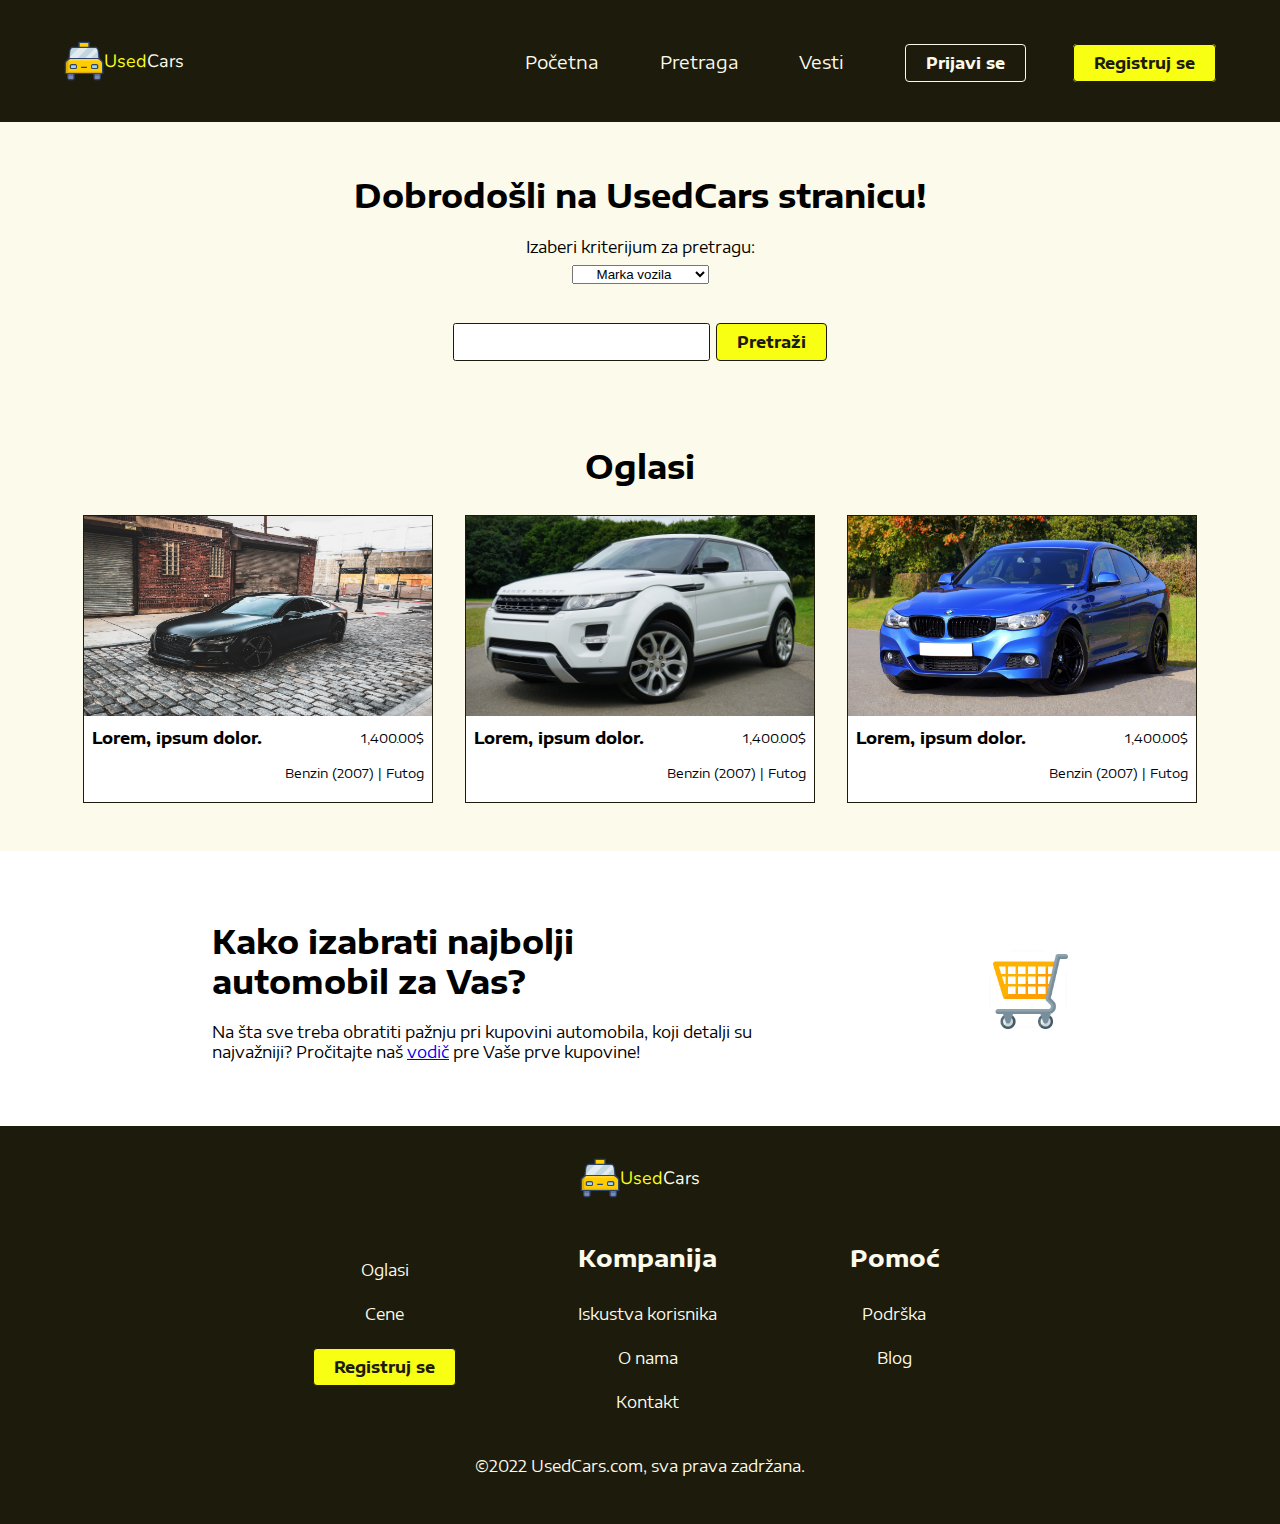
<file: index.html>
<!DOCTYPE html>
<html lang="en">
    <head>
        <meta charset="UTF-8">
        <meta http-equiv="X-UA-Compatible" content="IE=edge">
        <meta name="viewport" content="width=device-width, initial-scale=1.0">
        <link rel="stylesheet" href="./css/style.css">
        <title>UsedCars</title>
        <link rel="icon" type="image/x-icon" href="./images/icons/car-icon.png">
        <script src="./js/index.js" defer></script>
    </head>
    <body>
        <header>
            <div class="menu">
                <div class="logo">
                    <img src="./images/icons/car-icon.png" alt="Yellow car icon that is part of the logo">
                    <span class="yellow">Used</span>
                    <span class="white">Cars</span>
                </div>
                <img src="./images/icons/hamburger-icon.png" alt="Hamburger icon" id="hamburger">
            </div>
            <nav id="nav">
                <ul>
                    <li><a href="index.html">Početna</a></li>
                    <li><a href="#">Pretraga</a></li>
                    <li><a href="#">Vesti</a></li>
                    <div class="buttons">
                        <li><button class="modal-btn">Prijavi se</button></li>
                        <li><a href="register.html" class="login-btn">Registruj se</a></li>
                    </div>
                </ul>
            </nav>
            <div id="overlay">
                <div class="login-form">
                    <div class="login-data">
                        <div class="login-item">
                            <label for="uname">Korisničko ime</label>
                            <input type="text" placeholder="Korisničko ime" name="uname" required>
                        </div>
                        <div class="login-item">
                            <label for="psw">Šifra</label>
                            <input type="password" placeholder="Šifra" name="psw" required>
                        </div>
                        <button type="submit" class="login-btn">Uloguj se</button>
                    </div>
                    
                    <div class="close-login">
                        <button type="button" class="cancel-btn">Zatvori</button>
                        <a href="register.html">Nemate svoj nalog? Napravite novi!</a>
                    </div>
                </div>
            </div>
        </header>
        <main>
            <section class="search">
                <h1>Dobrodošli na UsedCars stranicu!</h1>
                <label htmlFor="search-bar">Izaberi kriterijum za pretragu: </label>
                <select id="search-bar" class="search-select">
                    <option value="marka" default>Marka vozila</option>
                    <option value="tip">Tip vozila</option>
                    <option value="godina">Godina proizvodnje</option>
                    <option value="kilometraza">Pređeni kilometri</option>
                    <option value="cena">Cena</option>
                    <option value="pogon">Vrsta pogona</option>
                    <option value="menjac">Vrsta menjača</option>
                </select>
                <div class="search-text">
                    <input type="text" name="search-input" id="search-input" />
                    <button class="login-btn">Pretraži</button>
                </div>
            </section>
            <section class="car-ads">
                <h1>Oglasi</h1>
                <div class="car-ads-grid">
                    <div class="car-ad">
                        <img src="./images/car_images/car1.jpg" alt="A car">
                        <div class="car-desc">
                            <div class="car-name-price">
                                <h2 class="car-name">Lorem, ipsum dolor.</h2>
                                <p class="car-price">1,400.00$</p>
                            </div>
                            <p class="car-details">Benzin (2007) | Futog</p>
                        </div>
                    </div>
                    <div class="car-ad">
                        <img src="./images/car_images/car2.jpg" alt="A car">
                        <div class="car-desc">
                            <div class="car-name-price">
                                <h2 class="car-name">Lorem, ipsum dolor.</h2>
                                <p class="car-price">1,400.00$</p>
                            </div>
                            <p class="car-details">Benzin (2007) | Futog</p>
                        </div>
                    </div>
                    <div class="car-ad">
                        <img src="./images/car_images/car3.jpg" alt="A car">
                        <div class="car-desc">
                            <div class="car-name-price">
                                <h2 class="car-name">Lorem, ipsum dolor.</h2>
                                <p class="car-price">1,400.00$</p>
                            </div>
                            <p class="car-details">Benzin (2007) | Futog</p>
                        </div>
                    </div>
                </div>
            </section>
            <section class="guide">
                <div class="guide-desc">
                    <h1 class="guide-title">Kako izabrati najbolji automobil za Vas?</h1>
                    <p>Na šta sve treba obratiti pažnju pri kupovini automobila, koji detalji su najvažniji? Pročitajte naš <a href="https://www.polovniautomobili.com/pomoc-pri-kupovini-automobila">vodič</a> pre Vaše prve kupovine!</p>
                </div>
                <img src="./images/icons/shopping_cart.png" alt="Shopping cart icon">
            </section>
        </main>
        <footer>
            <div class="logo">
                <img src="./images/icons/car-icon.png" alt="Yellow car icon that is part of the logo">
                <span class="yellow">Used</span>
                <span class="white">Cars</span>
            </div>
            <div class="contact">
                <div class="contact-info">
                    <a href="#">Oglasi</a>
                    <a href="#">Cene</a>
                    <a href="register.html" class="login-btn">Registruj se</a>
                </div>
                <div class="contact-sections">
                    <div class="contact-section">
                        <h2>Kompanija</h2>
                        <a href="#">Iskustva korisnika</a>
                        <a href="#">O nama</a>
                        <a href="#">Kontakt</a>
                    </div>
                    <div class="contact-section">
                        <h2>Pomoć</h2>
                        <a href="#">Podrška</a>
                        <a href="#">Blog</a>
                    </div>
                </div>
            </div>
            <p>©2022 UsedCars.com, sva prava zadržana.</p>
        </footer>
    </body>
</html>
</file>
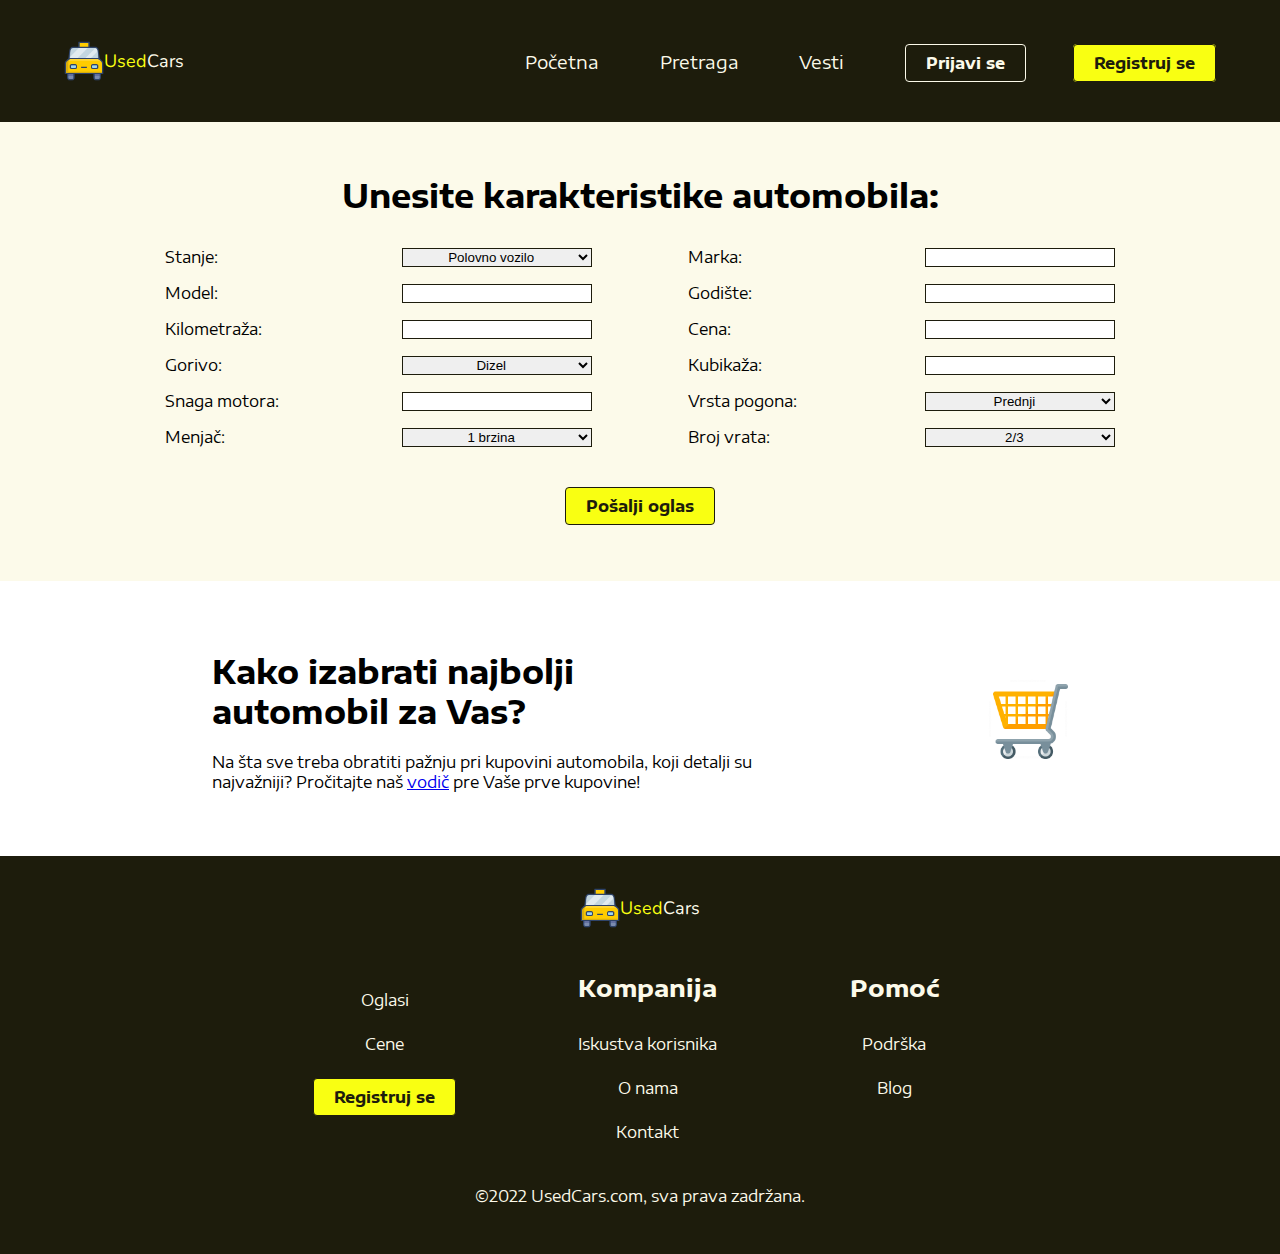
<file: adding-ad.html>
<!DOCTYPE html>
<html lang="en">
    <head>
        <meta charset="UTF-8">
        <meta http-equiv="X-UA-Compatible" content="IE=edge">
        <meta name="viewport" content="width=device-width, initial-scale=1.0">
        <link rel="stylesheet" href="./css/style.css">
        <link rel="stylesheet" href="./css/adding-ad.css">
        <title>UsedCars | Novi oglas</title>
        <link rel="icon" type="image/x-icon" href="./images/icons/car-icon.png">
        <script src="./js/index.js" defer></script>
    </head>
    <body>
        <header>
            <div class="menu">
                <div class="logo">
                    <img src="./images/icons/car-icon.png" alt="Yellow car icon that is part of the logo">
                    <span class="yellow">Used</span>
                    <span class="white">Cars</span>
                </div>
                <img src="./images/icons/hamburger-icon.png" alt="Hamburger icon" id="hamburger">
            </div>
            <nav id="nav">
                <ul>
                    <li><a href="index.html">Početna</a></li>
                    <li><a href="#">Pretraga</a></li>
                    <li><a href="#">Vesti</a></li>
                    <div class="buttons">
                        <li><button class="modal-btn">Prijavi se</button></li>
                        <li><a href="register.html" class="login-btn">Registruj se</a></li>
                    </div>
                </ul>
            </nav>
            <div id="overlay">
                <div class="login-form">
                    <div class="login-data">
                        <div class="login-item">
                            <label for="uname">Korisničko ime</label>
                            <input type="text" placeholder="Korisničko ime" name="uname" required>
                        </div>
                        <div class="login-item">
                            <label for="psw">Šifra</label>
                            <input type="password" placeholder="Šifra" name="psw" required>
                        </div>
                        <button type="submit" class="login-btn">Uloguj se</button>
                    </div>
        
                    <div class="close-login">
                        <button type="button" class="cancel-btn">Zatvori</button>
                        <a href="register.html">Nemate svoj nalog? Napravite novi!</a>
                    </div>
                </div>
            </div>
        </header>
        <main>
            <section class="new-ad">
                <h1>Unesite karakteristike automobila:</h1>
                <div class="ad-parts">
                    <!--<input type="file" name="filename" accept="image/gif, image/jpeg, image/png">-->
                    <div class="ad-part">
                        <label for="stanje">Stanje:</label>
                        <select id="stanje">
                            <option value="polovno">Polovno vozilo</option>
                            <option value="novo">Novo vozilo</option>
                        </select>
                    </div>
                    <div class="ad-part">
                        <label for="marka">Marka:</label>
                        <input type="text" id="marka">
                    </div>
                    <div class="ad-part">
                        <label for="model">Model:</label>
                        <input type="text" id="model">
                    </div>
                    <div class="ad-part">
                        <label for="godiste">Godište:</label>
                        <input type="text" id="godiste">
                    </div>
                    <div class="ad-part">
                        <label for="kilometraza">Kilometraža:</label>
                        <input type="text" id="kilometraza">
                    </div>
                    <div class="ad-part">
                        <label for="cena">Cena:</label>
                        <input type="text" id="cena">
                    </div>
                    <div class="ad-part">
                        <label for="gorivo">Gorivo:</label>
                        <select id="gorivo">
                            <option value="dizel">Dizel</option>
                            <option value="benzin">Benzin</option>
                            <option value="tng">Benzin + Gas (TNG)</option>
                            <option value="cng">Benzin + Metan (CNG)</option>
                            <option value="elektricni">Električni pogon</option>
                            <option value="hibridni">Hibridni pogon</option>
                        </select>
                    </div>
                    <div class="ad-part">
                        <label for="marka">Kubikaža:</label>
                        <input type="text" id="kubikaza">
                    </div>
                    <div class="ad-part">
                        <label for="model">Snaga motora:</label>
                        <input type="text" id="snaga">
                    </div>
                    <div class="ad-part">
                        <label for="pogon">Vrsta pogona:</label>
                        <select id="pogon">
                            <option value="prednji">Prednji</option>
                            <option value="zadnji">Zadnji</option>
                            <option value="na_sve_tockove">4x4</option>
                        </select>
                    </div>
                    <div class="ad-part">
                        <label for="menjac">Menjač:</label>
                        <select id="menjac">
                            <optgroup label="Manuelni menjač">
                                <option value="m1">1 brzina</option>
                                <option value="m2">2 brzine</option>
                                <option value="m3">3 brzine</option>
                                <option value="m4">4 brzina</option>
                                <option value="m5">5 brzina</option>
                                <option value="m6">6 brzina</option>
                            </optgroup>
                            <optgroup label="Automatski menjač">
                                <option value="a1">1 brzina</option>
                                <option value="a2">2 brzine</option>
                                <option value="a3">3 brzine</option>
                                <option value="a4">4 brzina</option>
                                <option value="a5">5 brzina</option>
                                <option value="a6">6 brzina</option>
                            </optgroup>
                        </select>
                    </div>
                    <div class="ad-part">
                        <label for="vrata">Broj vrata:</label>
                        <select id="vrata">
                            <option value="2/3">2/3</option>
                            <option value="4/5">4/5</option>
                        </select>
                    </div>
                </div>
                <button class="submit-btn">Pošalji oglas</button>
            </section>
            <section class="guide">
                <div class="guide-desc">
                    <h1 class="guide-title">Kako izabrati najbolji automobil za Vas?</h1>
                    <p>Na šta sve treba obratiti pažnju pri kupovini automobila, koji detalji su najvažniji? Pročitajte naš <a href="https://www.polovniautomobili.com/pomoc-pri-kupovini-automobila">vodič</a> pre Vaše prve kupovine!</p>
                </div>
                <img src="./images/icons/shopping_cart.png" alt="Shopping cart icon">
            </section>
        </main>
        <footer>
            <div class="logo">
                <img src="./images/icons/car-icon.png" alt="Yellow car icon that is part of the logo">
                <span class="yellow">Used</span>
                <span class="white">Cars</span>
            </div>
            <div class="contact">
                <div class="contact-info">
                    <a href="#">Oglasi</a>
                    <a href="#">Cene</a>
                    <a href="register.html" class="login-btn">Registruj se</a>
                </div>
                <div class="contact-sections">
                    <div class="contact-section">
                        <h2>Kompanija</h2>
                        <a href="#">Iskustva korisnika</a>
                        <a href="#">O nama</a>
                        <a href="#">Kontakt</a>
                    </div>
                    <div class="contact-section">
                        <h2>Pomoć</h2>
                        <a href="#">Podrška</a>
                        <a href="#">Blog</a>
                    </div>
                </div>
            </div>
            <p>©2022 UsedCars.com, sva prava zadržana.</p>
        </footer>
    </body>
</html>
</file>
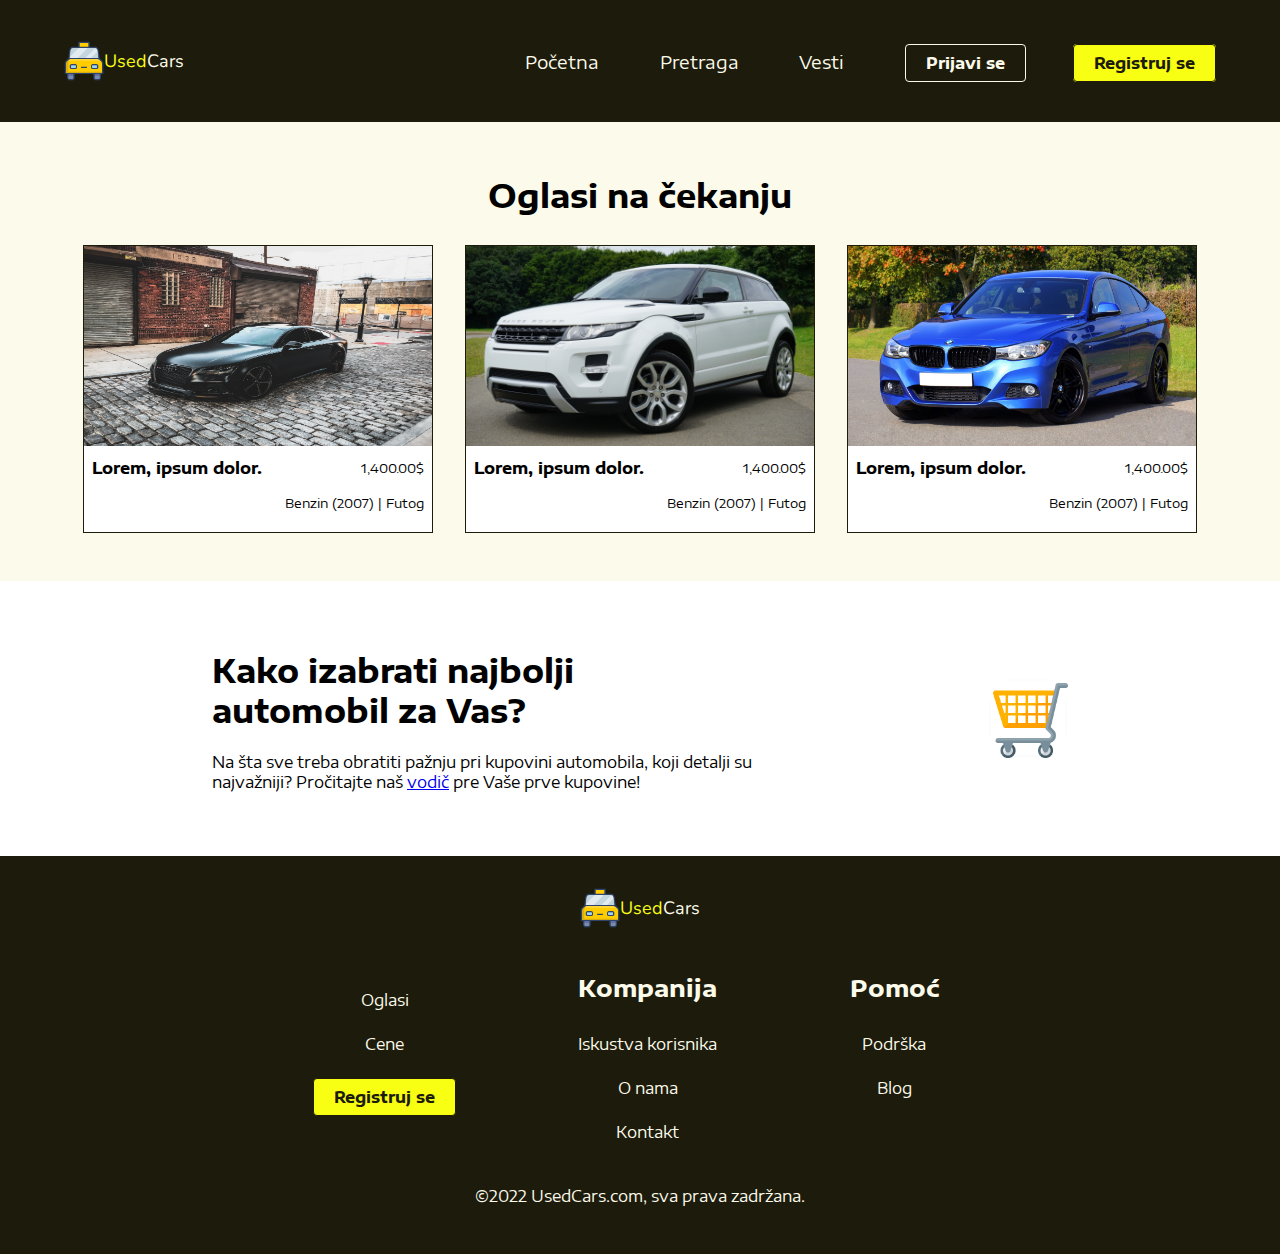
<file: on-hold.html>
<!DOCTYPE html>
<html lang="en">
    <head>
        <meta charset="UTF-8">
        <meta http-equiv="X-UA-Compatible" content="IE=edge">
        <meta name="viewport" content="width=device-width, initial-scale=1.0">
        <link rel="stylesheet" href="./css/style.css">
        <title>UsedCars</title>
        <link rel="icon" type="image/x-icon" href="./images/icons/car-icon.png">
        <script src="./js/index.js" defer></script>
    </head>
    <body>
        <header>
            <div class="menu">
                <div class="logo">
                    <img src="./images/icons/car-icon.png" alt="Yellow car icon that is part of the logo">
                    <span class="yellow">Used</span>
                    <span class="white">Cars</span>
                </div>
                <img src="./images/icons/hamburger-icon.png" alt="Hamburger icon" id="hamburger">
            </div>
            <nav id="nav">
                <ul>
                    <li><a href="index.html">Početna</a></li>
                    <li><a href="#">Pretraga</a></li>
                    <li><a href="#">Vesti</a></li>
                    <div class="buttons">
                        <li><button class="modal-btn">Prijavi se</button></li>
                        <li><a href="register.html" class="login-btn">Registruj se</a></li>
                    </div>
                </ul>
            </nav>
            <div id="overlay">
                <div class="login-form">
                    <div class="login-data">
                        <div class="login-item">
                            <label for="uname">Korisničko ime</label>
                            <input type="text" placeholder="Korisničko ime" name="uname" required>
                        </div>
                        <div class="login-item">
                            <label for="psw">Šifra</label>
                            <input type="password" placeholder="Šifra" name="psw" required>
                        </div>
                        <button type="submit" class="login-btn">Uloguj se</button>
                    </div>
            
                    <div class="close-login">
                        <button type="button" class="cancel-btn">Zatvori</button>
                        <a href="register.html">Nemate svoj nalog? Napravite novi!</a>
                    </div>
                </div>
            </div>
        </header>
        <main>
            <section class="car-ads">
                <h1>Oglasi na čekanju</h1>
                <div class="car-ads-grid">
                    <div class="car-ad">
                        <img src="./images/car_images/car1.jpg" alt="A car">
                        <div class="car-desc">
                            <div class="car-name-price">
                                <h2 class="car-name">Lorem, ipsum dolor.</h2>
                                <p class="car-price">1,400.00$</p>
                            </div>
                            <p class="car-details">Benzin (2007) | Futog</p>
                        </div>
                    </div>
                    <div class="car-ad">
                        <img src="./images/car_images/car2.jpg" alt="A car">
                        <div class="car-desc">
                            <div class="car-name-price">
                                <h2 class="car-name">Lorem, ipsum dolor.</h2>
                                <p class="car-price">1,400.00$</p>
                            </div>
                            <p class="car-details">Benzin (2007) | Futog</p>
                        </div>
                    </div>
                    <div class="car-ad">
                        <img src="./images/car_images/car3.jpg" alt="A car">
                        <div class="car-desc">
                            <div class="car-name-price">
                                <h2 class="car-name">Lorem, ipsum dolor.</h2>
                                <p class="car-price">1,400.00$</p>
                            </div>
                            <p class="car-details">Benzin (2007) | Futog</p>
                        </div>
                    </div>
                </div>
            </section>
            <section class="guide">
                <div class="guide-desc">
                    <h1 class="guide-title">Kako izabrati najbolji automobil za Vas?</h1>
                    <p>Na šta sve treba obratiti pažnju pri kupovini automobila, koji detalji su najvažniji? Pročitajte naš <a href="https://www.polovniautomobili.com/pomoc-pri-kupovini-automobila">vodič</a> pre Vaše prve kupovine!</p>
                </div>
                <img src="./images/icons/shopping_cart.png" alt="Shopping cart icon">
            </section>
        </main>
        <footer>
            <div class="logo">
                <img src="./images/icons/car-icon.png" alt="Yellow car icon that is part of the logo">
                <span class="yellow">Used</span>
                <span class="white">Cars</span>
            </div>
            <div class="contact">
                <div class="contact-info">
                    <a href="#">Oglasi</a>
                    <a href="#">Cene</a>
                    <a href="register.html" class="login-btn">Registruj se</a>
                </div>
                <div class="contact-sections">
                    <div class="contact-section">
                        <h2>Kompanija</h2>
                        <a href="#">Iskustva korisnika</a>
                        <a href="#">O nama</a>
                        <a href="#">Kontakt</a>
                    </div>
                    <div class="contact-section">
                        <h2>Pomoć</h2>
                        <a href="#">Podrška</a>
                        <a href="#">Blog</a>
                    </div>
                </div>
            </div>
            <p>©2022 UsedCars.com, sva prava zadržana.</p>
        </footer>
    </body>
</html>
</file>
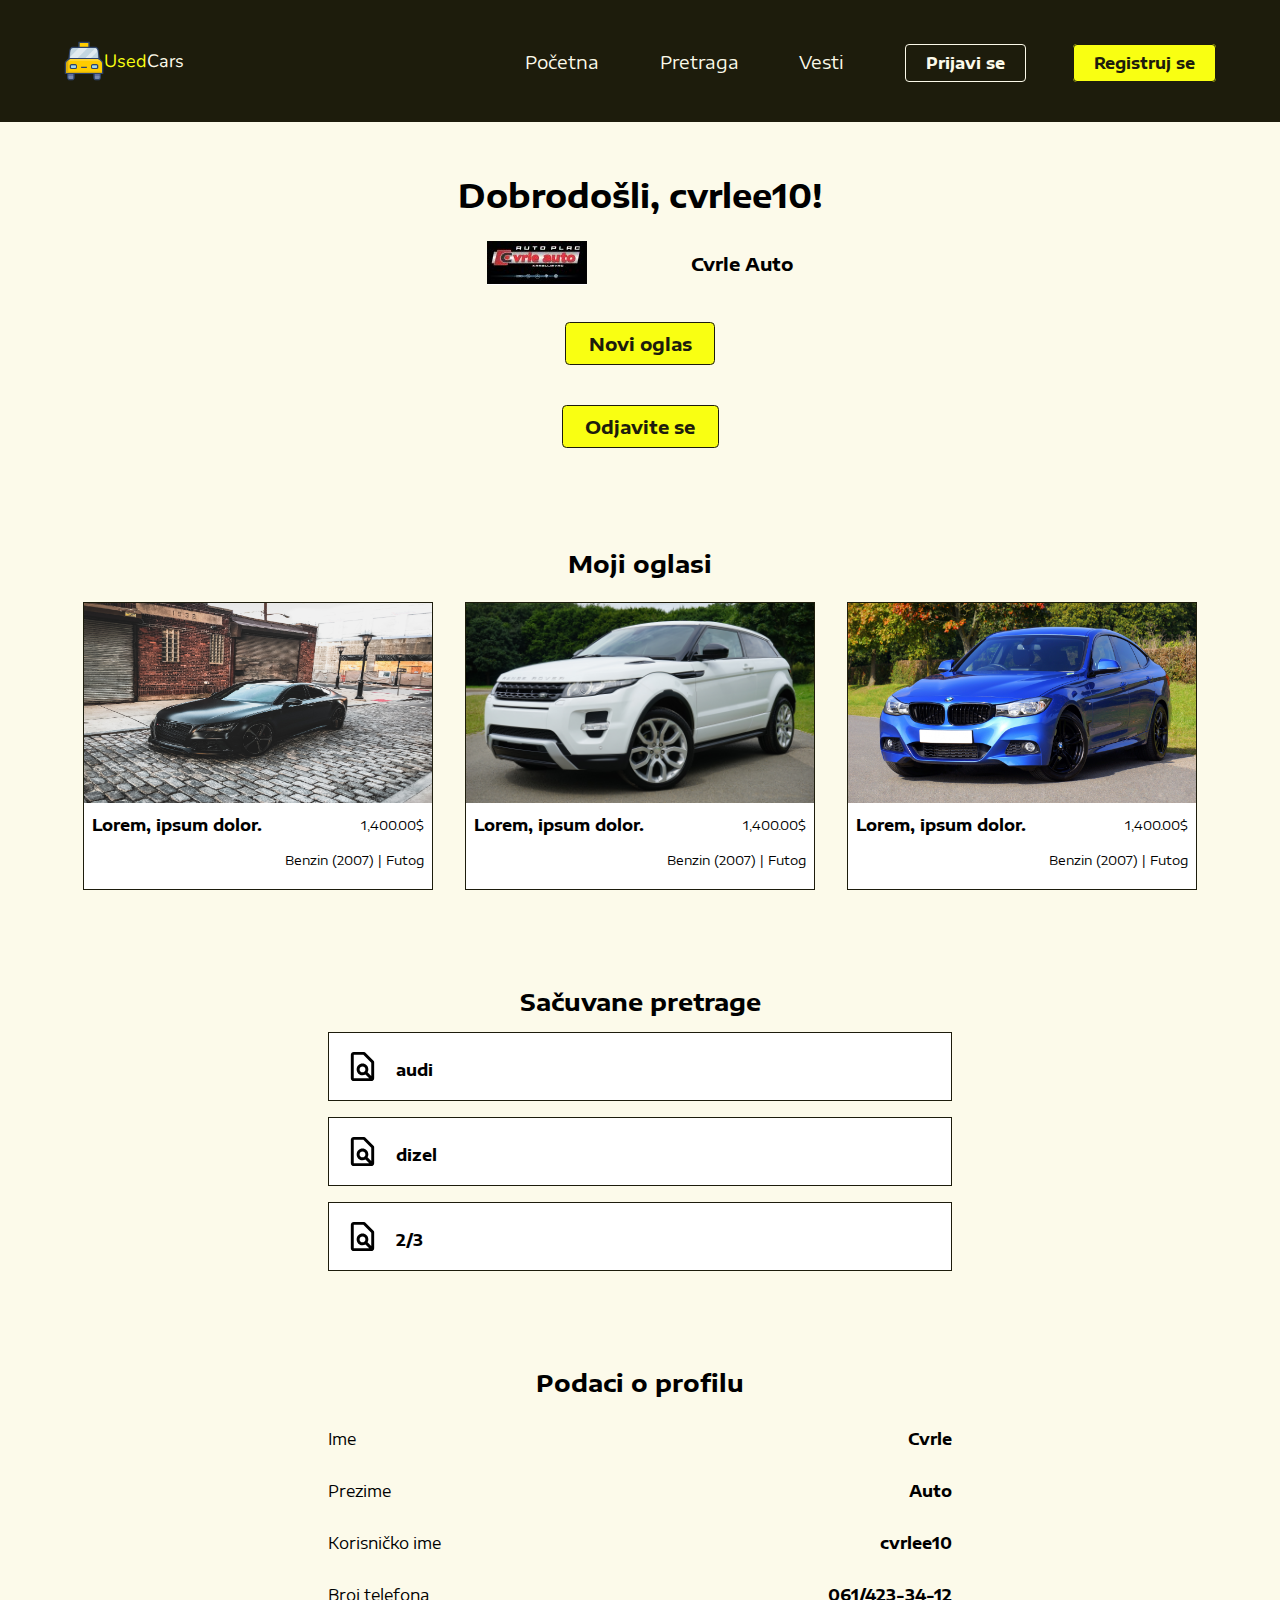
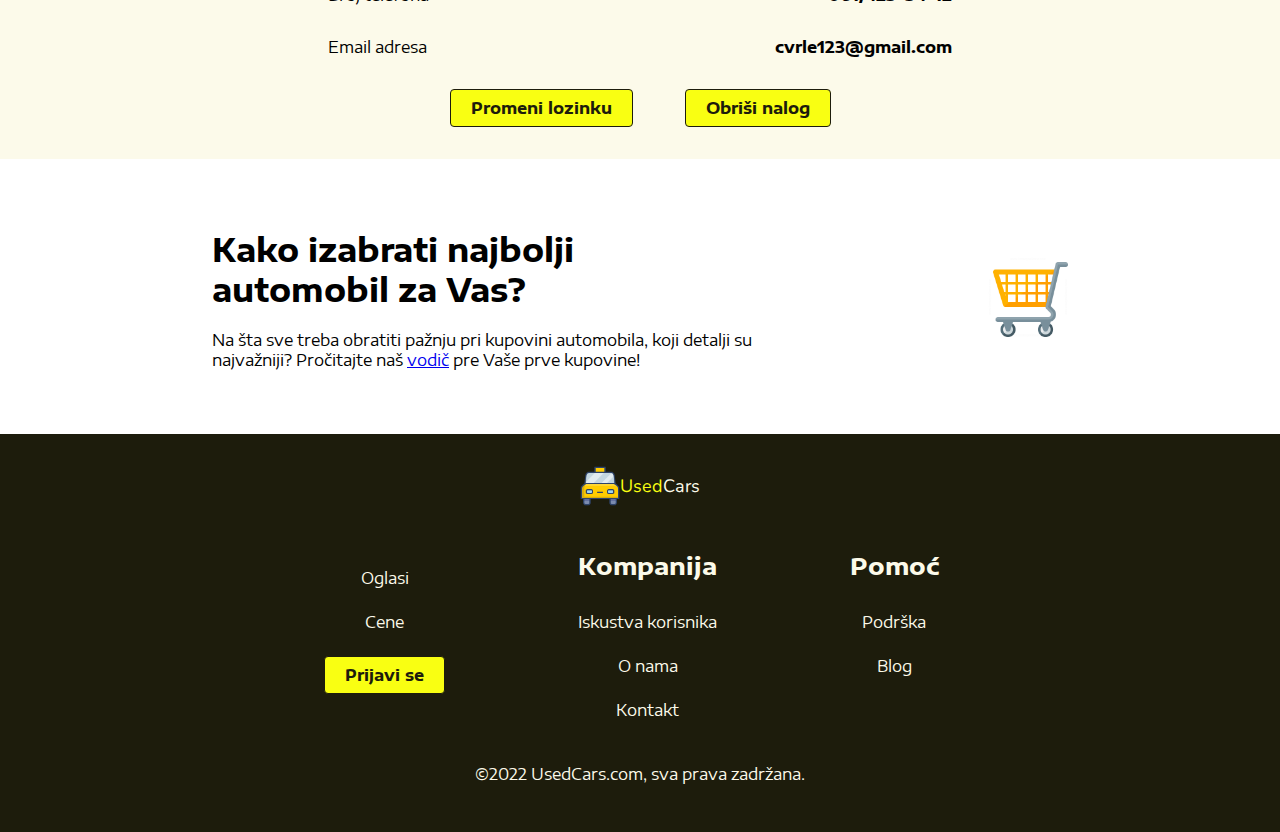
<file: profile.html>
<!DOCTYPE html>
<html lang="en">
    <head>
        <meta charset="UTF-8">
        <meta http-equiv="X-UA-Compatible" content="IE=edge">
        <meta name="viewport" content="width=device-width, initial-scale=1.0">
        <link rel="stylesheet" href="./css/style.css">
        <link rel="stylesheet" href="./css/profile.css">
        <title>UsedCars | Profil korisnika</title>
        <link rel="icon" type="image/x-icon" href="./images/icons/car-icon.png">
        <script src="./js/index.js" defer></script>
        <script src="./js/profile.js" defer></script>
    </head>
    <body>
        <header>
            <div class="menu">
                <div class="logo">
                    <img src="./images/icons/car-icon.png" alt="Yellow car icon that is part of the logo">
                    <span class="yellow">Used</span>
                    <span class="white">Cars</span>
                </div>
                <img src="./images/icons/hamburger-icon.png" alt="Hamburger icon" id="hamburger">
            </div>
            <nav id="nav">
                <ul>
                    <li><a href="#">Početna</a></li>
                    <li><a href="#">Pretraga</a></li>
                    <li><a href="#">Vesti</a></li>
                    <div class="buttons">
                        <li><button class="modal-btn">Prijavi se</button></li>
                        <li><a href="register.html" class="login-btn">Registruj se</a></li>
                    </div>
                </ul>
            </nav>
            <div id="overlay">
                <div class="login-form">
                    <div class="login-data">
                        <div class="login-item">
                            <label for="uname">Korisničko ime</label>
                            <input type="text" placeholder="Korisničko ime" name="uname" required>
                        </div>
                        <div class="login-item">
                            <label for="psw">Šifra</label>
                            <input type="password" placeholder="Šifra" name="psw" required>
                        </div>
                        <button type="submit" class="login-btn">Uloguj se</button>
                    </div>
        
                    <div class="close-login">
                        <button type="button" class="cancel-btn">Zatvori</button>
                        <a href="register.html">Nemate svoj nalog? Napravite novi!</a>
                    </div>
                </div>
            </div>
        </header>
        <main>
            <section class="profile">
                <h1 class="profile-username">Dobrodošli, cvrlee10!</h1>
                <div class="profile-info">
                    <img src="./images/cvrle.jpg" alt="Profile image of user" class="profile-image">
                    <h2 class="profile-name">Cvrle Auto</h2>
                </div>
                <div class="profile-options">
                    <ul>
                        <li><a href="./adding-ad.html" class="new-ad">Novi oglas</a></li>
                        <li><a href="#ads" onclick="showAds()" class="link-to-section">Moji oglasi</a></li>
                        <li><a href="#searches" onclick="showSearches()" class="link-to-section">Sačuvane pretrage</a></li>
                        <li><a href="#data" onclick="showProfileData()" class="link-to-section">Podaci o profilu</a></li>
                        <li><a href="./index.html" class="profile-btn">Odjavite se</a></li>
                    </ul>
                </div>
            </section>
            <section class="profile-section car-ads" id="ads">
                <h1>Moji oglasi</h1>
                <div class="car-ads-grid">
                    <div class="car-ad">
                        <img src="./images/car_images/car1.jpg" alt="A car">
                        <div class="car-desc">
                            <div class="car-name-price">
                                <h2 class="car-name">Lorem, ipsum dolor.</h2>
                                <p class="car-price">1,400.00$</p>
                            </div>
                            <p class="car-details">Benzin (2007) | Futog</p>
                        </div>
                    </div>
                    <div class="car-ad">
                        <img src="./images/car_images/car2.jpg" alt="A car">
                        <div class="car-desc">
                            <div class="car-name-price">
                                <h2 class="car-name">Lorem, ipsum dolor.</h2>
                                <p class="car-price">1,400.00$</p>
                            </div>
                            <p class="car-details">Benzin (2007) | Futog</p>
                        </div>
                    </div>
                    <div class="car-ad">
                        <img src="./images/car_images/car3.jpg" alt="A car">
                        <div class="car-desc">
                            <div class="car-name-price">
                                <h2 class="car-name">Lorem, ipsum dolor.</h2>
                                <p class="car-price">1,400.00$</p>
                            </div>
                            <p class="car-details">Benzin (2007) | Futog</p>
                        </div>
                    </div>
                </div>
            </section>
            <section class="profile-section saved-searches" id="searches">
                <h1>Sačuvane pretrage</h1>
                <ul>
                    <li class="search">
                        <svg xmlns="http://www.w3.org/2000/svg" width="35" height="35" viewBox="0 0 24 24" style="fill: rgba(0, 0, 0, 1);transform: msFilter;"><path d="M13.707 2.293A.996.996 0 0 0 13 2H6c-1.103 0-2 .897-2 2v16c0 1.103.897 2 2 2h12c1.103 0 2-.897 2-2V9a.996.996 0 0 0-.293-.707l-6-6zM6 4h6.586L18 9.414l.002 9.174-2.568-2.568c.35-.595.566-1.281.566-2.02 0-2.206-1.794-4-4-4s-4 1.794-4 4 1.794 4 4 4c.739 0 1.425-.216 2.02-.566L16.586 20H6V4zm6 12c-1.103 0-2-.897-2-2s.897-2 2-2 2 .897 2 2-.897 2-2 2z"></path></svg>
                        <p>audi</p>
                    </li>
                    <li class="search">
                        <svg xmlns="http://www.w3.org/2000/svg" width="35" height="35" viewBox="0 0 24 24" style="fill: rgba(0, 0, 0, 1);transform: msFilter;"><path d="M13.707 2.293A.996.996 0 0 0 13 2H6c-1.103 0-2 .897-2 2v16c0 1.103.897 2 2 2h12c1.103 0 2-.897 2-2V9a.996.996 0 0 0-.293-.707l-6-6zM6 4h6.586L18 9.414l.002 9.174-2.568-2.568c.35-.595.566-1.281.566-2.02 0-2.206-1.794-4-4-4s-4 1.794-4 4 1.794 4 4 4c.739 0 1.425-.216 2.02-.566L16.586 20H6V4zm6 12c-1.103 0-2-.897-2-2s.897-2 2-2 2 .897 2 2-.897 2-2 2z"></path></svg>
                        <p>dizel</p>
                    </li>
                    <li class="search">
                        <svg xmlns="http://www.w3.org/2000/svg" width="35" height="35" viewBox="0 0 24 24" style="fill: rgba(0, 0, 0, 1);transform: msFilter;"><path d="M13.707 2.293A.996.996 0 0 0 13 2H6c-1.103 0-2 .897-2 2v16c0 1.103.897 2 2 2h12c1.103 0 2-.897 2-2V9a.996.996 0 0 0-.293-.707l-6-6zM6 4h6.586L18 9.414l.002 9.174-2.568-2.568c.35-.595.566-1.281.566-2.02 0-2.206-1.794-4-4-4s-4 1.794-4 4 1.794 4 4 4c.739 0 1.425-.216 2.02-.566L16.586 20H6V4zm6 12c-1.103 0-2-.897-2-2s.897-2 2-2 2 .897 2 2-.897 2-2 2z"></path></svg>
                        <p>2/3</p>
                    </li>
                </ul>
            </section>
            <section class="profile-section profile-data" id="data">
                <h1>Podaci o profilu</h1>
                <div>
                    <p>Ime</p>
                    <p class="bold">Cvrle</p>
                </div>
                <div>
                    <p>Prezime</p>
                    <p class="bold">Auto</p>
                </div>
                <div>
                    <p>Korisničko ime</p>
                    <p class="bold">cvrlee10</p>
                </div>
                <div>
                    <p>Broj telefona</p>
                    <p class="bold">061/423-34-12</p>
                </div>
                <div>
                    <p>Email adresa</p>
                    <p class="bold">cvrle123@gmail.com</p>
                </div>
                <button class="profile-btn">Promeni lozinku</button>
                <button class="profile-btn">Obriši nalog</button>
            </section>
            <section class="guide">
                <div class="guide-desc">
                    <h1 class="guide-title">Kako izabrati najbolji automobil za Vas?</h1>
                    <p>Na šta sve treba obratiti pažnju pri kupovini automobila, koji detalji su najvažniji? Pročitajte naš <a href="#">vodič</a> pre Vaše prve kupovine!</p>
                </div>
                <img src="./images/icons/shopping_cart.png" alt="Shopping cart icon">
            </section>
        </main>
        <footer>
            <div class="logo">
                <img src="./images/icons/car-icon.png" alt="Yellow car icon that is part of the logo">
                <span class="yellow">Used</span>
                <span class="white">Cars</span>
            </div>
            <div class="contact">
                <div class="contact-info">
                    <a href="#">Oglasi</a>
                    <a href="#">Cene</a>
                    <a href="register.html" class="login-btn">Prijavi se</a>
                </div>
                <div class="contact-sections">
                    <div class="contact-section">
                        <h2>Kompanija</h2>
                        <a href="#">Iskustva korisnika</a>
                        <a href="#">O nama</a>
                        <a href="#">Kontakt</a>
                    </div>
                    <div class="contact-section">
                        <h2>Pomoć</h2>
                        <a href="#">Podrška</a>
                        <a href="#">Blog</a>
                    </div>
                </div>
            </div>
            <p>©2022 UsedCars.com, sva prava zadržana.</p>
        </footer>
    </body>
</html>
</file>
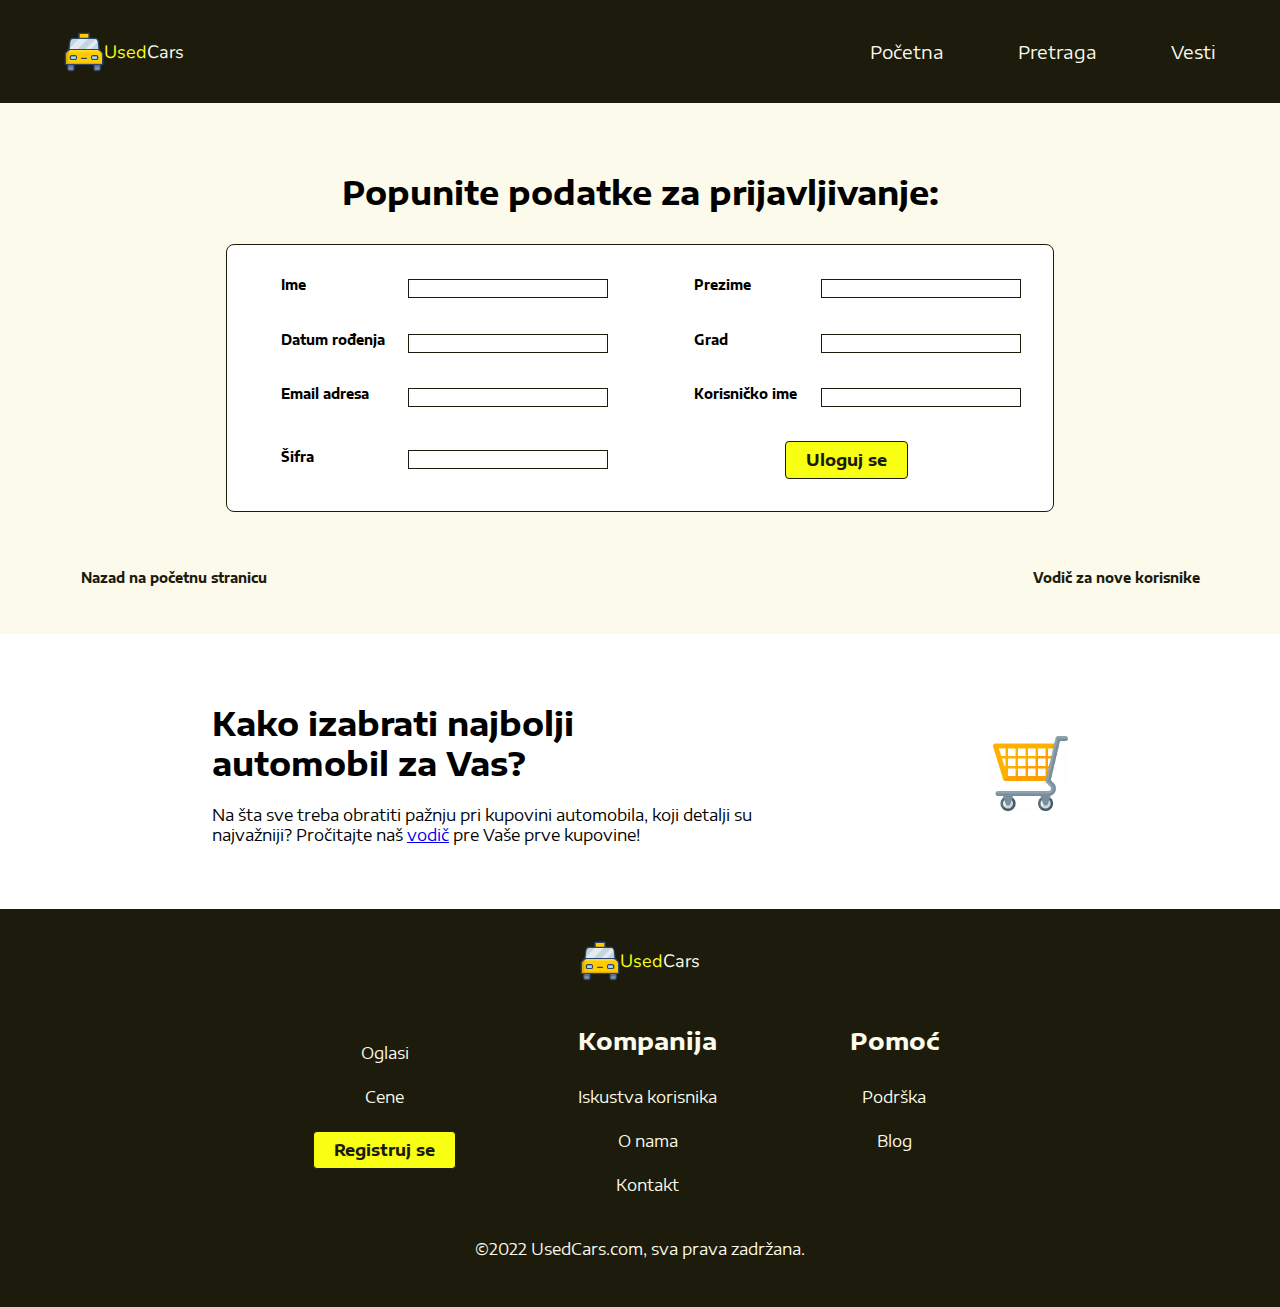
<file: register.html>
<!DOCTYPE html>
<html lang="en">
    <head>
        <meta charset='UTF-8'>
        <meta http-equiv="X-UA-Compatible" content="IE=edge">
        <meta name="viewport" content="width=device-width, initial-scale=1.0">
        <link rel="stylesheet" href="./css/style.css">
        <link rel="stylesheet" href="./css/register.css">
        <title>UsedCars | Registracija</title>
        <link rel="icon" type="image/x-icon" href="./images/icons/car-icon.png">
        <script src="./js/index.js" defer></script>
    </head>
    <body>
        <header>
            <div class="menu">
                <div class="logo">
                    <img src="./images/icons/car-icon.png" alt="Yellow car icon that is part of the logo">
                    <span class="yellow">Used</span>
                    <span class="white">Cars</span>
                </div>
                <img src="./images/icons/hamburger-icon.png" alt="Hamburger icon" id="hamburger">
            </div>
            <nav id="nav">
                <ul>
                    <li><a href="index.html">Početna</a></li>
                    <li><a href="#">Pretraga</a></li>
                    <li><a href="#">Vesti</a></li>
                </ul>
            </nav>
        </header>
        <section class="sign-in">
            <h1>Popunite podatke za prijavljivanje:</h1>
            <div class="form">
                <div class="form-item">
                    <label for="name"><b>Ime</b></label>
                    <input type="text" name="uname" required>
                </div>
                <div class="form-item">
                    <label for="sname"><b>Prezime</b></label>
                    <input type="text" name="sname" required>
                </div>
                <div class="form-item">
                    <label for="birth-date"><b>Datum rođenja</b></label>
                    <input type="text" name="birth-date" required>
                </div>
                <div class="form-item">
                    <label for="city"><b>Grad</b></label>
                    <input type="text" name="city" required>
                </div>
                <div class="form-item">
                    <label for="email"><b>Email adresa</b></label>
                    <input type="email" name="email" required>
                </div>
                <div class="form-item">
                    <label for="uname"><b>Korisničko ime</b></label>
                    <input type="text" name="uname" required>
                </div>
                <div class="form-item">
                    <label for="psw"><b>Šifra</b></label>
                    <input type="password" name="psw" required>
                </div>
                <button type="submit" class="login-btn form-btn">Uloguj se</button>
            </div>
            <div class="links">
                <a href="index.html" class="link-back">Nazad na početnu stranicu</a>
                <a href="https://www.polovniautomobili.com/pomoc-pri-kupovini-automobila" class="link-back">Vodič za nove korisnike</a>
            </div>
        </section>
        <section class="guide">
            <div class="guide-desc">
                <h1 class="guide-title">Kako izabrati najbolji automobil za Vas?</h1>
                <p>Na šta sve treba obratiti pažnju pri kupovini automobila, koji detalji su najvažniji? Pročitajte naš <a
                        href="https://www.polovniautomobili.com/pomoc-pri-kupovini-automobila">vodič</a> pre Vaše prve kupovine!</p>
            </div>
            <img src="./images/icons/shopping_cart.png" alt="Shopping cart icon">
        </section>
        <footer>
            <div class="logo">
                <img src="./images/icons/car-icon.png" alt="Yellow car icon that is part of the logo">
                <span class="yellow">Used</span>
                <span class="white">Cars</span>
            </div>
            <div class="contact">
                <div class="contact-info">
                    <a href="#">Oglasi</a>
                    <a href="#">Cene</a>
                    <a href="register.html" class="login-btn">Registruj se</a>
                </div>
                <div class="contact-sections">
                    <div class="contact-section">
                        <h2>Kompanija</h2>
                        <a href="#">Iskustva korisnika</a>
                        <a href="#">O nama</a>
                        <a href="#">Kontakt</a>
                    </div>
                    <div class="contact-section">
                        <h2>Pomoć</h2>
                        <a href="#">Podrška</a>
                        <a href="#">Blog</a>
                    </div>
                </div>
            </div>
            <p>©2022 UsedCars.com, sva prava zadržana.</p>
        </footer>
    </body>
</html>
</file>
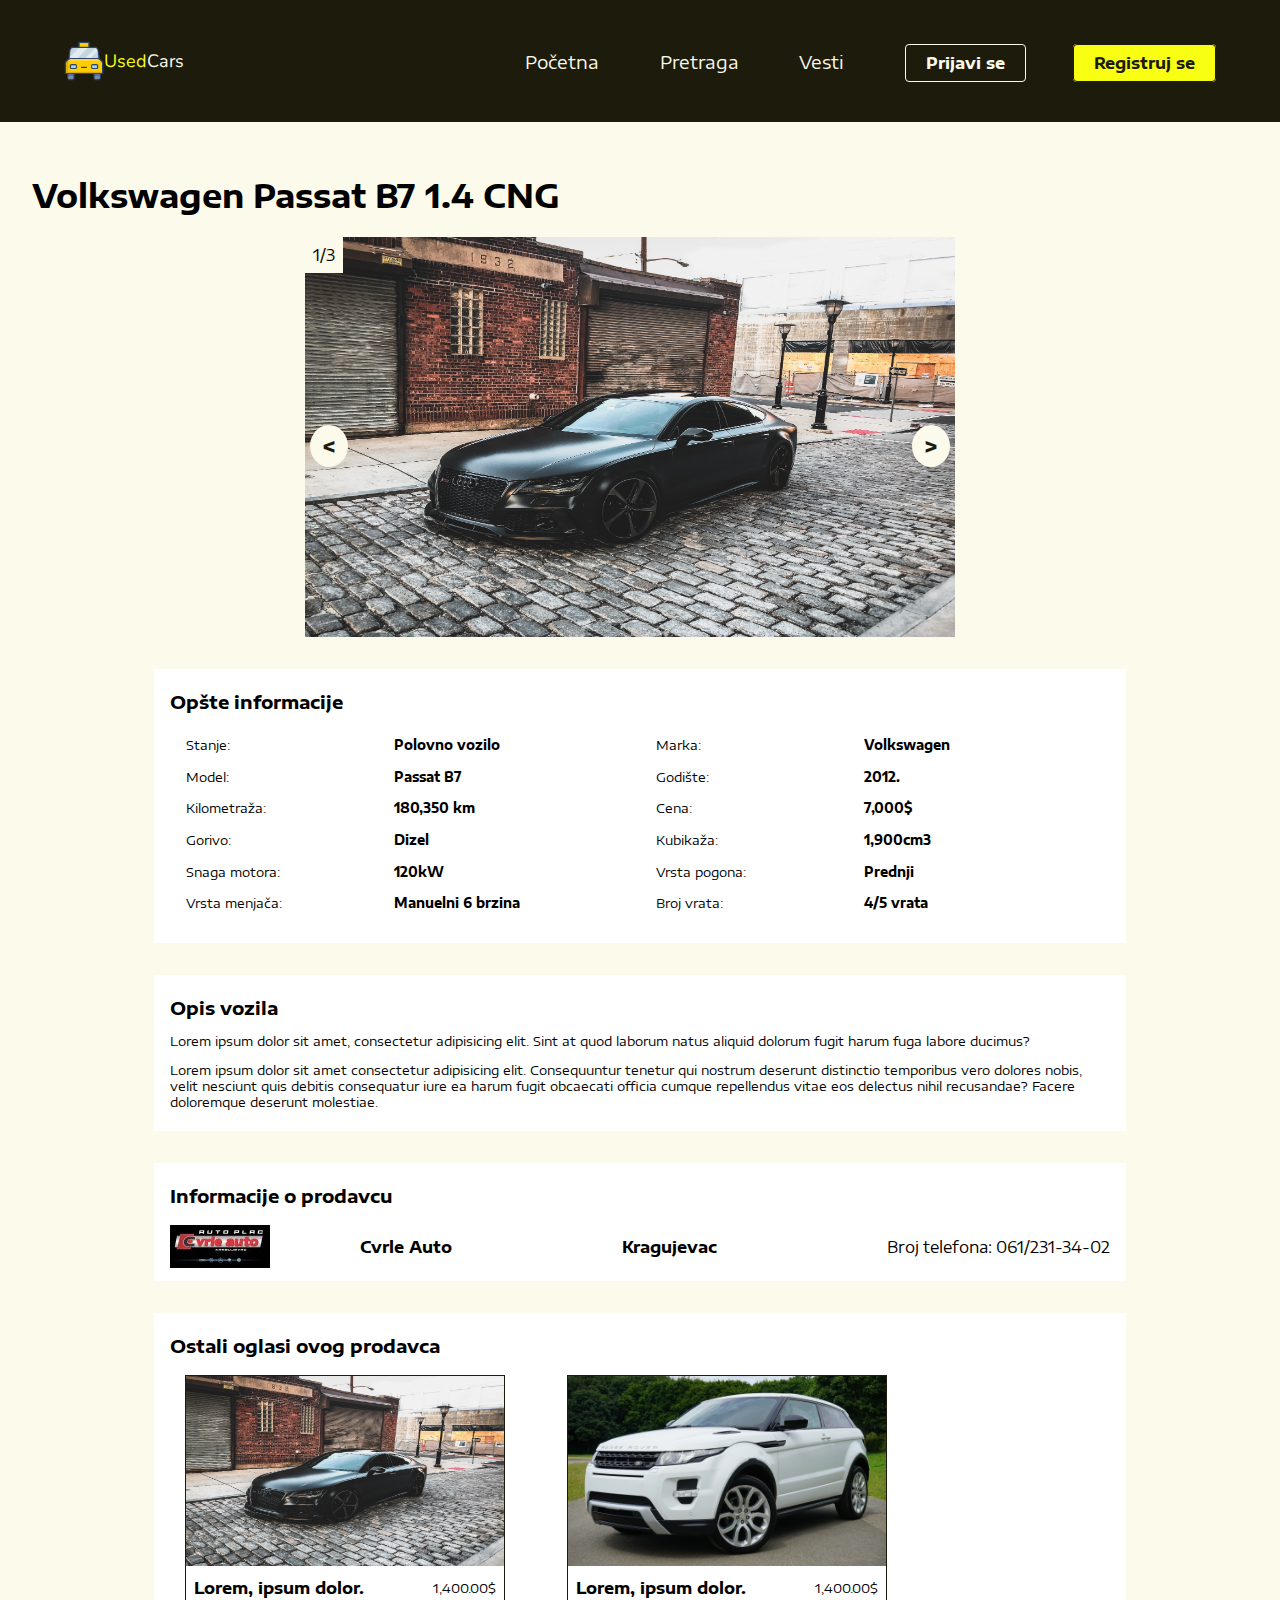
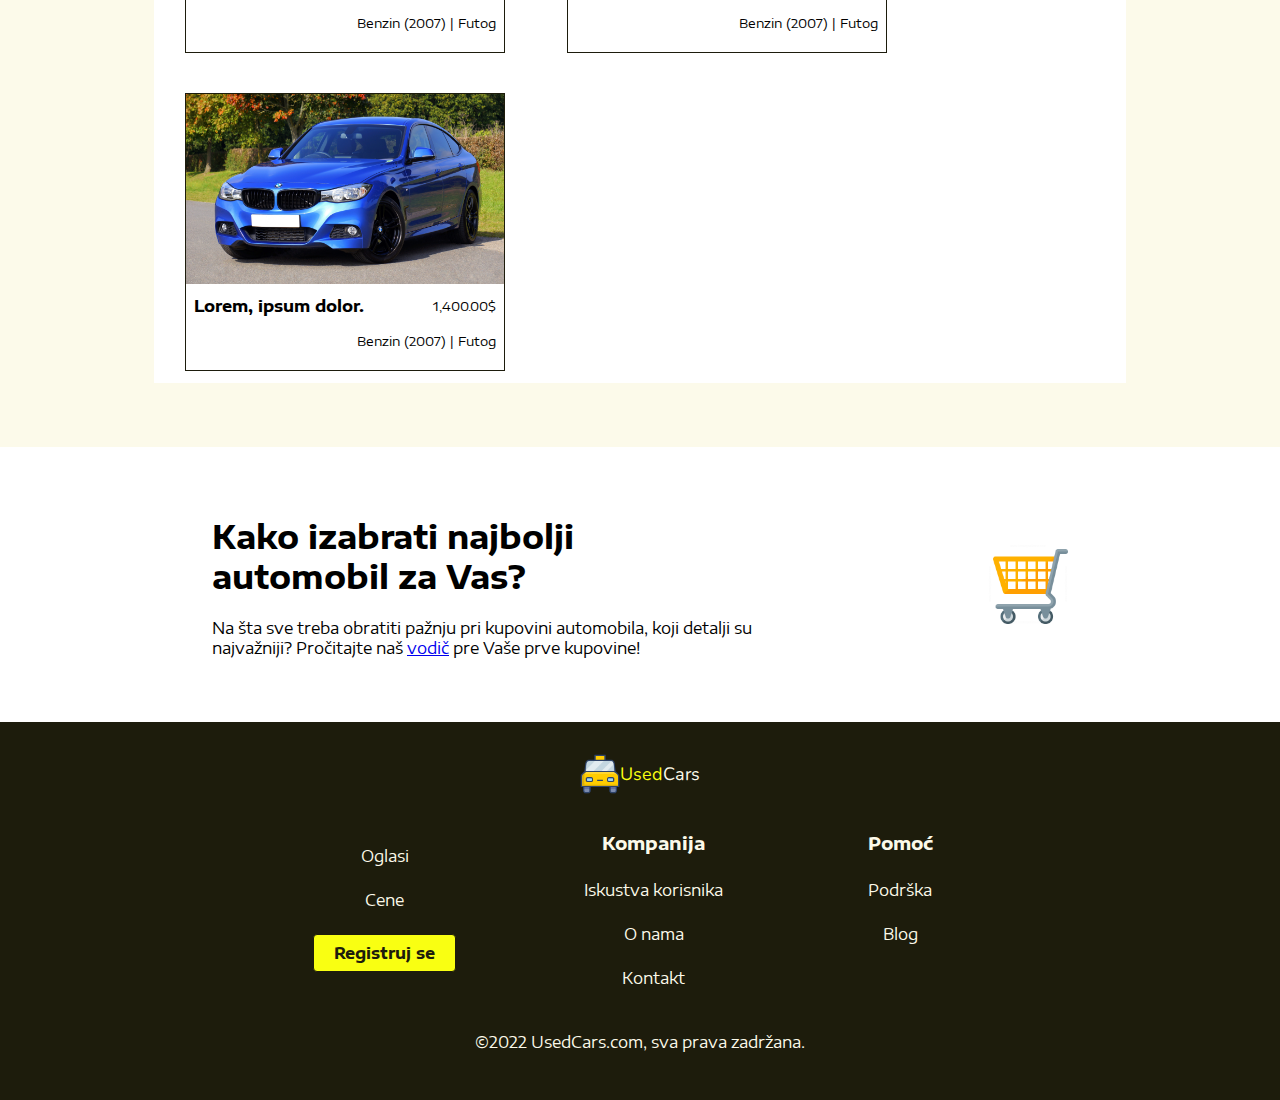
<file: single-ad.html>
<!DOCTYPE html>
<html lang="en">
    <head>
        <meta charset="UTF-8">
        <meta http-equiv="X-UA-Compatible" content="IE=edge">
        <meta name="viewport" content="width=device-width, initial-scale=1.0">
        <link rel="stylesheet" href="./css/style.css">
        <link rel="stylesheet" href="./css/single-ad.css">
        <title>UsedCars | Oglas</title>
        <link rel="icon" type="image/x-icon" href="./images/icons/car-icon.png">
        <script src="./js/index.js" defer></script>
        <script src="./js/single-ad.js" defer></script>
    </head>
    <body>
        <header>
            <div class="menu">
                <div class="logo">
                    <img src="./images/icons/car-icon.png" alt="Yellow car icon that is part of the logo">
                    <span class="yellow">Used</span>
                    <span class="white">Cars</span>
                </div>
                <img src="./images/icons/hamburger-icon.png" alt="Hamburger icon" id="hamburger">
            </div>
            <nav id="nav">
                <ul>
                    <li><a href="index.html">Početna</a></li>
                    <li><a href="#">Pretraga</a></li>
                    <li><a href="#">Vesti</a></li>
                    <div class="buttons">
                        <li><button class="modal-btn">Prijavi se</button></li>
                        <li><a href="register.html" class="login-btn">Registruj se</a></li>
                    </div>
                </ul>
            </nav>
            <div id="overlay">
                <div class="login-form">
                    <div class="login-data">
                        <div class="login-item">
                            <label for="uname">Korisničko ime</label>
                            <input type="text" placeholder="Korisničko ime" name="uname" required>
                        </div>
                        <div class="login-item">
                            <label for="psw">Šifra</label>
                            <input type="password" placeholder="Šifra" name="psw" required>
                        </div>
                        <button type="submit" class="login-btn">Uloguj se</button>
                    </div>
        
                    <div class="close-login">
                        <button type="button" class="cancel-btn">Zatvori</button>
                        <a href="register.html">Nemate svoj nalog? Napravite novi!</a>
                    </div>
                </div>
            </div>
        </header>
        <main>
            <section class="ad">
                <h1>Volkswagen Passat B7 1.4 CNG</h1>
                <div class="ad-image-toggler">
                    <div class="num-of-photo"></div>
                    <div class="toggler toggler-one"> < </div>
                    <img src="./images/car_images/car1.jpg" alt="Advertised car image" class="ad-image">
                    <div class="toggler toggler-two"> > </div>
                </div>
                <div class="ad-info">
                    <h2>Opšte informacije</h2>
                    <ul>
                        <li>
                            <p>Stanje: </p>
                            <p>Polovno vozilo</p>
                        </li>
                        <li>
                            <p>Marka: </p>
                            <p>Volkswagen</p>
                        </li>
                        <li>
                            <p>Model: </p>
                            <p>Passat B7</p>
                        </li>
                        <li>
                            <p>Godište: </p>
                            <p>2012.</p>
                        </li>
                        <li>
                            <p>Kilometraža: </p>
                            <p>180,350 km</p>
                        </li>
                        <li>
                            <p>Cena: </p>
                            <p>7,000$</p>
                        </li>
                        <li>
                            <p>Gorivo: </p>
                            <p>Dizel</p>
                        </li>
                        <li>
                            <p>Kubikaža:</p>
                            <p>1,900cm3</p>
                        </li>
                        <li>
                            <p>Snaga motora: </p>
                            <p>120kW</p>
                        </li>
                        <li>
                            <p>Vrsta pogona:</p>
                            <p>Prednji</p>
                        </li>
                        <li>
                            <p>Vrsta menjača: </p>
                            <p>Manuelni 6 brzina</p>
                        </li>
                        <li>
                            <p>Broj vrata: </p>
                            <p>4/5 vrata</p>
                        </li>
                    </ul>
                </div>
                <div class="ad-desc">
                    <h2>Opis vozila</h2>
                    <p>Lorem ipsum dolor sit amet, consectetur adipisicing elit. Sint at quod laborum natus aliquid dolorum fugit harum fuga labore ducimus?</p>
                    <p>Lorem ipsum dolor sit amet consectetur adipisicing elit. Consequuntur tenetur qui nostrum deserunt distinctio temporibus vero dolores nobis, velit nesciunt quis debitis consequatur iure ea harum fugit obcaecati officia cumque repellendus vitae eos delectus nihil recusandae? Facere doloremque deserunt molestiae.</p>
                </div>
                <div class="user">
                    <h2>Informacije o prodavcu</h2>
                    <div class="user-info">
                        <div class="user-basic">
                            <img src="./images/cvrle.jpg" alt="Profile picture of the user">
                            <h3>Cvrle Auto</h3>
                        </div>
                        <p class="user-city">Kragujevac</p>
                        <p>Broj telefona: 061/231-34-02</p>
                    </div>
                </div>
                <div class="other-ads">
                    <h2>Ostali oglasi ovog prodavca</h2>
                    <div class="car-ads-grid">
                        <div class="car-ad">
                            <img src="./images/car_images/car1.jpg" alt="A car">
                            <div class="car-desc">
                                <div class="car-name-price">
                                    <h2 class="car-name">Lorem, ipsum dolor.</h2>
                                    <p class="car-price">1,400.00$</p>
                                </div>
                                <p class="car-details">Benzin (2007) | Futog</p>
                            </div>
                        </div>
                        <div class="car-ad">
                            <img src="./images/car_images/car2.jpg" alt="A car">
                            <div class="car-desc">
                                <div class="car-name-price">
                                    <h2 class="car-name">Lorem, ipsum dolor.</h2>
                                    <p class="car-price">1,400.00$</p>
                                </div>
                                <p class="car-details">Benzin (2007) | Futog</p>
                            </div>
                        </div>
                        <div class="car-ad">
                            <img src="./images/car_images/car3.jpg" alt="A car">
                            <div class="car-desc">
                                <div class="car-name-price">
                                    <h2 class="car-name">Lorem, ipsum dolor.</h2>
                                    <p class="car-price">1,400.00$</p>
                                </div>
                                <p class="car-details">Benzin (2007) | Futog</p>
                            </div>
                        </div>
                    </div>
                </div>
            </section>
            <section class="guide">
                <div class="guide-desc">
                    <h1 class="guide-title">Kako izabrati najbolji automobil za Vas?</h1>
                    <p>Na šta sve treba obratiti pažnju pri kupovini automobila, koji detalji su najvažniji? Pročitajte naš <a
                            href="https://www.polovniautomobili.com/pomoc-pri-kupovini-automobila">vodič</a> pre Vaše prve kupovine!</p>
                </div>
                <img src="./images/icons/shopping_cart.png" alt="Shopping cart icon">
            </section>
        </main>
        <footer>
            <div class="logo">
                <img src="./images/icons/car-icon.png" alt="Yellow car icon that is part of the logo">
                <span class="yellow">Used</span>
                <span class="white">Cars</span>
            </div>
            <div class="contact">
                <div class="contact-info">
                    <a href="#">Oglasi</a>
                    <a href="#">Cene</a>
                    <a href="register.html" class="login-btn">Registruj se</a>
                </div>
                <div class="contact-sections">
                    <div class="contact-section">
                        <h2>Kompanija</h2>
                        <a href="#">Iskustva korisnika</a>
                        <a href="#">O nama</a>
                        <a href="#">Kontakt</a>
                    </div>
                    <div class="contact-section">
                        <h2>Pomoć</h2>
                        <a href="#">Podrška</a>
                        <a href="#">Blog</a>
                    </div>
                </div>
            </div>
            <p>©2022 UsedCars.com, sva prava zadržana.</p>
        </footer>
    </body>
</html>
</file>
<file: css/style.css>
@import url('https://fonts.googleapis.com/css2?family=Encode+Sans+Expanded:wght@300;400;500;700;900&display=swap');
@import url('https://fonts.googleapis.com/css2?family=Nunito:wght@700&display=swap');

:root {
    --yellow: #F9FF12;
    --black: #1D1C0C;
    --white: #FCFAEA;
    --font-family: 'Encode Sans Expanded', sans-serif;
}

* {
    box-sizing: border-box;
}

body {
    margin: 0;
    padding: 0;
    font-family: var(--font-family);
    background-color: var(--white);
}

/* Header section */
header {
    background-color: var(--black);
    padding: 1rem 1.5rem;
    display: flex;
    flex-direction: column;
}

#hamburger {
    width: 40px;
    height: 40px;
}

menu {
    width: 100%;
}

.logo {
    font-family: 'Nunito', sans-serif;
    font-size: large;
}

.logo,
.menu {
    display: flex;
    justify-content: space-between;
    align-items: center;
}

nav ul {
    padding: 0;
    display: flex;
    flex-direction: column;
    justify-content: center;
    align-items: center;
}

nav ul li {
    list-style-type: none;
    margin: .5rem 0;
    font-size: x-large;
}

nav ul li a {
    text-decoration: none;
    color: var(--white);
}

.buttons {
    display: flex;
    flex-direction: column;
    justify-content: center;
    align-items: center;
}

.login-btn,
.modal-btn,
.cancel-btn {
    cursor: pointer;
    border-radius: .25em;
    font-family: var(--font-family);
    font-weight: bold;
    padding: .5em 1.25em;
    font-size: medium;
}

.login-btn {
    background-color: var(--yellow);
    color: var(--black);
    border: .5px solid var(--black);
}

.buttons {
    border-color: var(--yellow);
}

.modal-btn,
.cancel-btn {
    margin-top: .25rem;
    background-color: var(--black);
    color: var(--white);
    border: .5px solid var(--white);
}

.logo img {
    width: 40px;
    height: 40px;
}

.yellow {
    color: var(--yellow);
}

.white {
    color: var(--white);
}

#overlay {
    display: none;
    position: absolute;
    width: 100vw;
    height: 200vh;
    top: 0;
    left: 0;
    right: 0;
    bottom: 0;
    background-color: rgba(0, 0, 0, 0.3);
}

.login-form {
    margin: 30% auto;
    padding: 1em 2em;
    width: 80%;
    max-width: 500px;
    height: 350px;
    background-color: var(--white);
    border-radius: .5em;
}

.login-item {
    margin: .75rem 0;
    display: flex;
    flex-direction: column;
    justify-content: center;
    align-items: flex-start;
}

.login-item label {
    width: 100%;
    display: block;
    text-align: left;
    font-weight: bold;
}

.login-form .login-btn,
.cancel-btn {
    margin-top: .25rem;
    font-size: small;
}

.close-login {
    margin-top: 3rem;
}

.close-login a {
    margin-top: .5rem;
    display: block;
    font-size: small;
}

/* Search section */
.search,
.car-ads {
    display: flex;
    flex-direction: column;
    justify-content: center;
    width: 100%;
    padding: 2rem 1rem;
}

.search h1,
.car-ads h1 {
    text-align: center;
    font-size: xx-large;
}

label,
select {
    margin: 0 auto .5em;
    text-align: center;
}

.search-text {
    margin: 2em auto 0;
    width: 80%;
    display: flex;
    justify-content: space-between;
}

#search-input {
    margin-right: .5em;
    width: 75%;
    border: 1px solid var(--black);
    border-radius: .2em;
}

/* Ads section */
.car-ads-grid {
    display: grid;
    grid-gap: 2em;
    grid-template-columns: repeat(auto-fit, 350px);
    justify-content: center;
}

.car-ad {
    margin: .5rem auto 1rem;
    width: 350px;
    border: .5px solid var(--black);
}

.car-desc {
    background-color: white;
    padding: .5em;
}

.car-ad img {
    display: block;
    max-width: 100%;
    width: 350px;
    height: 200px;
}

.car-name-price {
    display: flex;
    justify-content: space-between;
    align-items: center;
}

.car-name,
.car-price {
    margin: .25em 0;
}

.car-name {
    font-size: medium;
}

.car-price,
.car-details {
    font-size: small;
}

.car-details {
    text-align: right;
}

/* Guide section */
.guide {
    background-color: white;
    display: flex;
    align-items: center;
    padding: 2rem 1rem;
}

.guide img {
    width: 80px;
    height: 80px;
}

/* Footer section */
footer {
    display: flex;
    flex-direction: column;
    justify-content: center;
    align-items: center;
    padding: 2em;
    background-color: var(--black);
    color: var(--white);
}

footer .logo {
    justify-content: flex-start;
}

.contact,
.contact-section,
.contact-info {
    margin-top: .75em;
    display: flex;
    flex-direction: column;
    justify-content: center;
    align-items: center;
}

.contact a {
    margin: .75em 0;
    text-decoration: none;
    color: var(--white);
}

.contact .login-btn {
    color: var(--black);
}

footer p {
    margin-top: 2em;
    text-align: center;
}

@media screen and (min-width: 550px) {
    .guide {
        justify-content: space-between;
        padding: 2em 2.5em;
    }

    .guide-desc {
        width: 70%;
    }
}

@media screen and (min-width: 700px) {
    .search-text {
        width: 60%;
    }

    .guide {
        padding: 2.5em 3.5em;
    }

    .contact-sections {
        width: 100%;
        display: flex;
        justify-content: space-between;
        align-items: flex-start;
    }

    .contact p {
        margin-top: 2em;
    }

    #hamburger {
        display: none;
    }
}

@media screen and (min-width: 800px) {
    header,
    nav ul {
        flex-direction: row;
        justify-content: space-between;
    }

    header {
        padding: 2rem 2.5rem;
        justify-content: space-between;
    }

    nav ul li {
        font-size: large;
    }

    menu {
        width: 35%;
    }
    nav {
        width: 65%;
    }
}

@media screen and (min-width: 1000px) {
    .login-form {
        margin: 200px auto;
    }

    #overlay {
        background-color: rgba(0, 0, 0, 0.6);
    }

    .guide {
        padding: 2em 4.5em;
    }

    .contact {
        width: 100%;
    }

    .contact,
    .contact-sections {
        display: flex;
        flex-direction: row;
        justify-content: space-between;
    }

    .contact-info {
        width: 30%;
    }

    .contact-sections {
        width: 67.5%;
        justify-content: space-around;
    }

    nav {
        width: 50%;
    }
}

@media screen and (min-width: 1200px) {
    header {
        padding: 1em 4em;
    }

    .search-text {
        width: 30%;
    }

    nav {
        width: 60%;
    }

    .buttons {
        width: 45%;
        flex-direction: row;
        justify-content: space-between;
    }

    .guide {
        justify-content: space-around;
        padding: 3em 6em;
    }

    .guide-desc {
        width: 50%;
    }

    .contact {
        width: 60%;
    }
}

@media screen and (min-width: 1400px) {
    nav {
        width: 50%;
    }

    .buttons {
        justify-content: space-around;
    }
}
</file>
<file: css/adding-ad.css>
:root {
    --yellow: #F9FF12;
    --black: #1D1C0C;
    --white: #FCFAEA;
    --font-family: 'Encode Sans Expanded', sans-serif;
}

* {
    box-sizing: border-box;
}

.new-ad {
    padding: 2rem 1rem;
}

.new-ad h1 {
    font-size: xx-large;
    text-align: center;
    margin-bottom: 2rem;
}

.ad-parts {
    display: grid;
    grid-template-columns: 1fr;
    grid-gap: 1rem;
}

.ad-part {
    display: flex;
    justify-content: left;
    align-items: center;
    width: 100%;
}

.ad-part label {
    text-align: left;
    margin: 0;
    width: 30%;
    margin-right: 10%;
}

.ad-part select,
.ad-part input {
    margin: 0;
    width: 50%;
    border: .5px solid var(--black);
}

.submit-btn {
    display: inline-block;
    margin: 2rem 0 1rem;
    background-color: var(--yellow);
    color: var(--black);
    border: .5px solid var(--black);
    cursor: pointer;
    border-radius: .25em;
    font-family: var(--font-family);
    font-weight: bold;
    padding: .5em 1.25em;
    font-size: medium;
}

@media screen and (min-width: 500px) {
    .ad-part {
        width: 80%;
        margin: 0 auto;
        justify-content: space-around;
    }

    .ad-part label {
        width: 40%;
        margin-right: 5%;
    }

    .ad-part select,
    .ad-part input {
        width: 40%;
    }

    .submit-btn {
        display: block;
        margin: 1.5rem auto;
    }
}

@media screen and (min-width: 700px) {
    .ad-part {
        width: 65%;
    }
}

@media screen and (min-width: 850px) {
    .ad-parts {
        grid-template-columns: 1fr 1fr;
        grid-gap: 1em 3em;
    }

    .ad-part {
        width: 100%;
    }

    .ad-part label {
        margin-right: 0;
    }
}

@media screen and (min-width: 1050px) {
    .ad-parts {
        margin: 0 auto;
        width: 80%;
    }

    .submit-btn {
        display: block;
        margin: 2.5rem auto 1.5rem;
    }
}

@media screen and (min-width: 1350px) {
    .ad-parts {
        width: 100%;
        grid-template-columns: 1fr 1fr 1fr;
    }
}

@media screen and (min-width: 1350px) {
    .ad-parts {
        width: 80%;
    }
}
</file>
<file: css/profile.css>
:root {
    --yellow: #F9FF12;
    --black: #1D1C0C;
    --white: #FCFAEA;
    --font-family: 'Encode Sans Expanded', sans-serif;
}

/* Basic profile options */
.profile,
.profile-section {
    padding: 2em 1em;
    text-align: center;
}

.profile-info {
    margin: 0 auto;
    width: 75%;
    display: flex;
    align-items: center;
    justify-content: space-around;
}

.profile-name {
    font-size: large;
    margin-left: 2em;
}

.profile-options ul {
    padding-left: 0;
}

.profile-options ul li {
    width: 100%;
    list-style-type: none;
    margin: 1.25rem 0;
}

.profile-options ul li:last-child {
    margin-top: 1.75rem;
}

.profile-options ul li a {
    color: var(--black);
    font-size: large;
    text-decoration: none;
}

.profile-btn {
    cursor: pointer;
    border-radius: .25em;
    font-family: var(--font-family);
    font-weight: bold;
    padding: .5em 1.25em;
    font-size: medium;
    background-color: var(--yellow);
    color: var(--black);
    border: .5px solid var(--black);
}

.profile-section h1 {
    font-size: x-large;
    text-align: center;
}

.profile-section {
    display: none;
}

/* Saved searches */
.saved-searches ul {
    padding-left: 0;
}

.search {
    width: 80%;
    padding: 1rem;
    margin: 1rem auto;
    border: .5px solid var(--black);
    display: flex;
    flex-direction: row;
    align-items: flex-end;
    justify-content: left;
    background-color: white;
}

.search p {
    display: inline-block;
    margin: 0 0 .25rem 1rem;
    font-weight: bold;
}

/* Profile data */
.profile-data div {
    display: flex;
    justify-content: space-between;
}

.bold {
    font-weight: bold;
}

.profile-data .profile-btn {
    margin-top: 1rem;
}

@media screen and (min-width: 600px) {
    .profile-data div {
        margin: 0 auto;
        width: 80%;
    }
}

@media screen and (min-width: 900px) {
    .profile-data div {
        width: 65%;
    }

    .profile-info {
        width: 30%;
    }

    .profile-data .profile-btn {
        margin: 1rem 1.5rem 0;
    }
}

@media screen and (min-width: 1000px) {
    .search {
        width: 60%;
    }

    .profile-section {
        display: block;
    }

    .link-to-section {
        display: none;
    }

    .profile-options .profile-btn {
        display: inline-block;
        margin: .75rem 0 0;
    }
}

@media screen and (min-width: 1200px) {
    .profile-data div, 
    .search {
        width: 50%;
    }
}
</file>
<file: css/register.css>
:root {
    --yellow: #F9FF12;
    --black: #1D1C0C;
    --white: #FCFAEA;
    --font-family: 'Encode Sans Expanded', sans-serif;
}

nav {
    width: 30%;
}

/* Sign-up form section */
.sign-in {
    padding: 3em;
}
.sign-in h1 {
    text-align: center;
}

.form {
    margin: 2em auto;
    padding: 2em;
    background-color: white;
    border: .5px solid var(--black);
    border-radius: .5em;
    display: grid;
    grid-gap: 2em 4em;
    grid-template-columns: 1fr;
    justify-items: center;
    width: 100%;
}

.form-item {
    display: flex;
    justify-content: space-between;
    align-items: center;
    text-align: left;
    width: 100%;
}

.form-item label {
    width: 40%;
    text-align: left;
    font-size: small;
}

.form-item input {
    width: 60%;
    border: .25px solid #1D1C0C;
}

.form-btn {
    font-family: 'Encode Sans Expanded', sans-serif;
}

.links {
    width: 110%;
    padding: 1.5em 0 0;
    display: flex;
    justify-content: space-between;
    font-size: small;
    text-align: left;
}

.link-back {
    width: 35%;
    text-decoration: none;
    color: var(--black);
    font-weight: bold;
}

@media screen and (min-width: 750px) {
    .links {
        width: 100%;
    }

    .link-back:nth-child(2) {
        text-align: right;
    }

    .form {
        width: 90%;
        grid-template-columns: 1fr 1fr;
    }

    .form-item label {
        width: 30%;
    }
}

@media screen and (min-width: 1100px) {
    .form {
        width: 80%;
    }
}

@media screen and (min-width: 1200px) {
    .form {
        width: 70%;
    }

    .form-item input {
        width: 200px;
    }

    .links {
        padding: 2em 2.5em 0;
    }
}

@media screen and (min-width: 1400px) {
    .form {
        width: 800px;
    }
}
</file>
<file: css/single-ad.css>
:root {
    --yellow: #F9FF12;
    --black: #1D1C0C;
    --white: #FCFAEA;
    --font-family: 'Encode Sans Expanded', sans-serif;
}

.ad {
    padding: 2em;
}

.ad-image-toggler {
    width: 370px;
    position: relative;
}

.ad-image {
    display: block;
    width: 350px;
    height: 220px;
}

.num-of-photo {
    padding: .15em;
    position: absolute;
    top: 0;
    left: 0;
    background-color: var(--white);
}

.toggler {
    cursor: pointer;
    position: absolute;
    top: calc(50% - .5em);
    padding: .25em .5em;
    border-radius: 50%;
    background-color: var(--white);
    color: var(--black);
    font-weight: bold;
}

.toggler:hover,
.toggler:focus {
    background-color: rgb(212, 212, 212);
}

.toggler-one {
    left: 5px;
}

.toggler-two {
    right: 25px;
}

.ad-info,
.ad-desc,
.user,
.other-ads {
    margin-top: 1em;
    padding: .5em 1em;
    background-color: white;
}

h2 {
    margin: .75em 0;
    font-size: large;
}

.ad-info ul {
    padding-left: 1em;
}

.ad-info li {
    list-style-type: none;
}

.ad-info li p {
    margin: .6em 0;
    display: inline-block;
    width: 45%;
}

.ad-info li p,
.ad-desc p {
    font-size: small;
}

.ad-info li p:last-child,
.user-city {
    font-weight: bold;
}

.user-basic {
    display: flex;
    align-items: center;
    justify-content: space-between;
}

.user-basic h3 {
    font-size: medium;
}

.car-ad {
    margin: .25em auto;
    width: 320px;
}

.car-ad img {
    width: 320px;
    height: 190px;
}

@media screen and (min-width: 500px) {
    .car-ads-grid {
        justify-content: left;
    }
}

@media screen and (min-width: 600px) {
    .user-basic {
        justify-content: space-around;
        width: 60%;
    }

    .ad-image-toggler {
        width: 470px;
    }

    .ad-image {
        width: 450px;
        height: 270px;
    }
}

@media screen and (min-width: 700px) {
    .ad-info ul {
        display: grid;
        grid-template-columns: 1fr 1fr;
        grid-gap: 0 1em;
    }
}

@media screen and (min-width: 850px) {
    .user-info {
        display: flex;
        justify-content: space-between;
    }

    .user-basic {
        width: 30%;
        justify-content: space-between;
    }
}

@media screen and (min-width: 950px) {
    .ad-image-toggler {
        width: 670px;
    }

    .ad-image {
        width: 650px;
        height: 400px;
    }

    .num-of-photo {
        padding: .5em;
    }

    .toggler {
        font-size: x-large;
        border-radius: 100%;
    }
}

@media screen and (min-width: 1200px) {
    .ad-info,
    .ad-desc,
    .user,
    .other-ads {
        width: 80%;
        margin: 2em auto;
    }

    .ad-image-toggler {
        margin: 1em auto;
    }

    .ad >  {
        text-align: center;
        font-size: xx-large;
    }
}

@media screen and (min-width: 1500px) {
    .ad-image-toggler {
        width: 820px;
    }

    .ad-image {
        width: 800px;
        height: 500px;
    }

    .user-info {
        width: 70%;
    }
}
</file>
